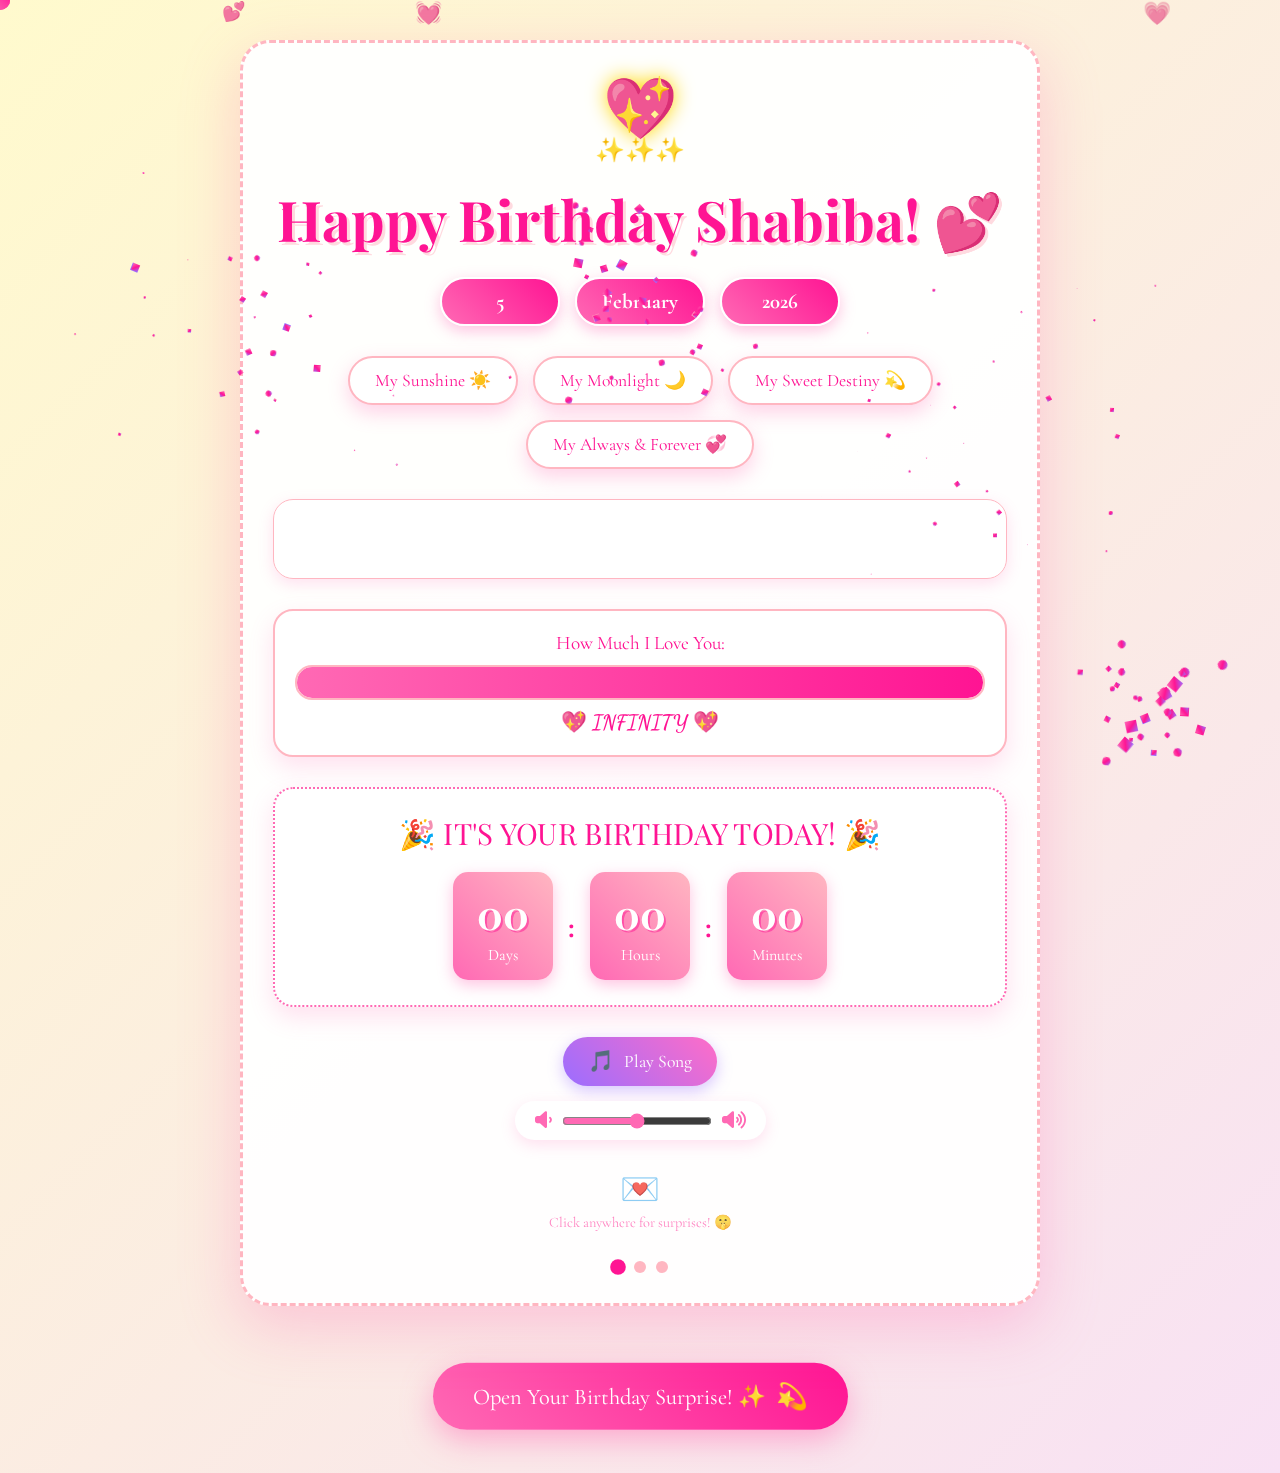
<file: index.html>
<!DOCTYPE html>
<html lang="en">
<head>
    <meta charset="UTF-8">
    <meta name="viewport" content="width=device-width, initial-scale=1.0">
    <title>Happy Birthday Shabiba! 💖</title>
    <script src="https://cdnjs.cloudflare.com/ajax/libs/gsap/3.12.2/gsap.min.js"></script>
    <link rel="stylesheet" href="style.css">
    <link href="https://fonts.googleapis.com/css2?family=Dancing+Script:wght@700&family=Playfair+Display:wght@400;500;600&family=Cormorant+Garamond:wght@300;400;500&family=Quicksand:wght@500&display=swap" rel="stylesheet">
    <link rel="stylesheet" href="https://cdnjs.cloudflare.com/ajax/libs/font-awesome/6.4.0/css/all.min.css">
</head>
<body>
    <!-- Floating Hearts Background -->
    <div class="background-hearts"></div>
    
    <!-- Cursor Trail -->
    <div class="cursor-trail"></div>
    
    <!-- Main Container -->
    <div class="container">
        <!-- Princess Crown -->
        <div class="princess-crown">
            <div class="crown-icon">💖</div>
            <div class="sparkles">✨✨✨</div>
        </div>
        
        <!-- Main Title -->
        <h1 class="main-title">Happy Birthday Shabiba! 💕</h1>
        
        <!-- Date Banner -->
        <div class="date-banner">
            <div class="date-item">5</div>
            <div class="date-item">February</div>
            <div class="date-item">2026</div>
        </div>
        
        <!-- Nickname Cloud -->
        <div class="nickname-cloud">
            <div class="cloud-bubble">My Sunshine ☀️</div>
            <div class="cloud-bubble">My Moonlight 🌙</div>
            <div class="cloud-bubble">My Sweet Destiny 💫</div>
            <div class="cloud-bubble">My Always & Forever 💞</div>
        </div>
        
        <!-- Greeting Text -->
        <div class="greeting" id="greetingText"></div>
        
        <!-- Love Meter -->
        <div class="love-meter">
            <div class="meter-label">How Much I Love You:</div>
            <div class="meter-container">
                <div class="meter-fill" id="loveMeter"></div>
            </div>
            <div class="meter-text" id="loveText">💖 INFINITY 💖</div>
        </div>
        
        <!-- Birthday Countdown -->
        <div class="countdown-container">
            <div class="countdown-title" id="countdownTitle">Counting down to the best day:</div>
            <div class="countdown-timer">
                <div class="time-unit">
                    <div class="time-value" id="countdownDays">00</div>
                    <div class="time-label">Days</div>
                </div>
                <div class="time-separator">:</div>
                <div class="time-unit">
                    <div class="time-value" id="countdownHours">00</div>
                    <div class="time-label">Hours</div>
                </div>
                <div class="time-separator">:</div>
                <div class="time-unit">
                    <div class="time-value" id="countdownMinutes">00</div>
                    <div class="time-label">Minutes</div>
                </div>
            </div>
        </div>
        
        
        
        <!-- Music Player -->
        <div class="music-player">
            <button id="musicToggle" class="music-button">
                <span class="music-icon">🎵</span>
                <span class="music-text">Play Song</span>
            </button>
            <div class="volume-control">
                <i class="fas fa-volume-down"></i>
                <input type="range" id="volumeSlider" min="0" max="100" value="50">
                <i class="fas fa-volume-up"></i>
            </div>
        </div>
        
        <!-- Secret Message -->
        <div class="secret-note">
            <div class="note-icon">💌</div>
            <p class="note-text">Click anywhere for surprises! 🤫</p>
        </div>
        
        <!-- Progress Indicator -->
        <div class="progress-indicator">
            <div class="progress-dot active"></div>
            <div class="progress-dot"></div>
            <div class="progress-dot"></div>
        </div>
    </div>

    <!-- Confetti Container -->
    <div class="confetti-container"></div>

    <!-- Audio Element -->
    <audio id="birthdayAudio" loop>
        <source src="music/birthday-song.mp3" type="audio/mpeg">
        Your browser does not support the audio element.
    </audio>
    
    <!-- Action Button -->
        <button class="cta-button" id="surpriseButton">
            <span class="button-text">Open Your Birthday Surprise! ✨</span>
            <span class="button-sparkle">💫</span>
        </button>

    <script src="script.js"></script>
</body>
</html>
</file>
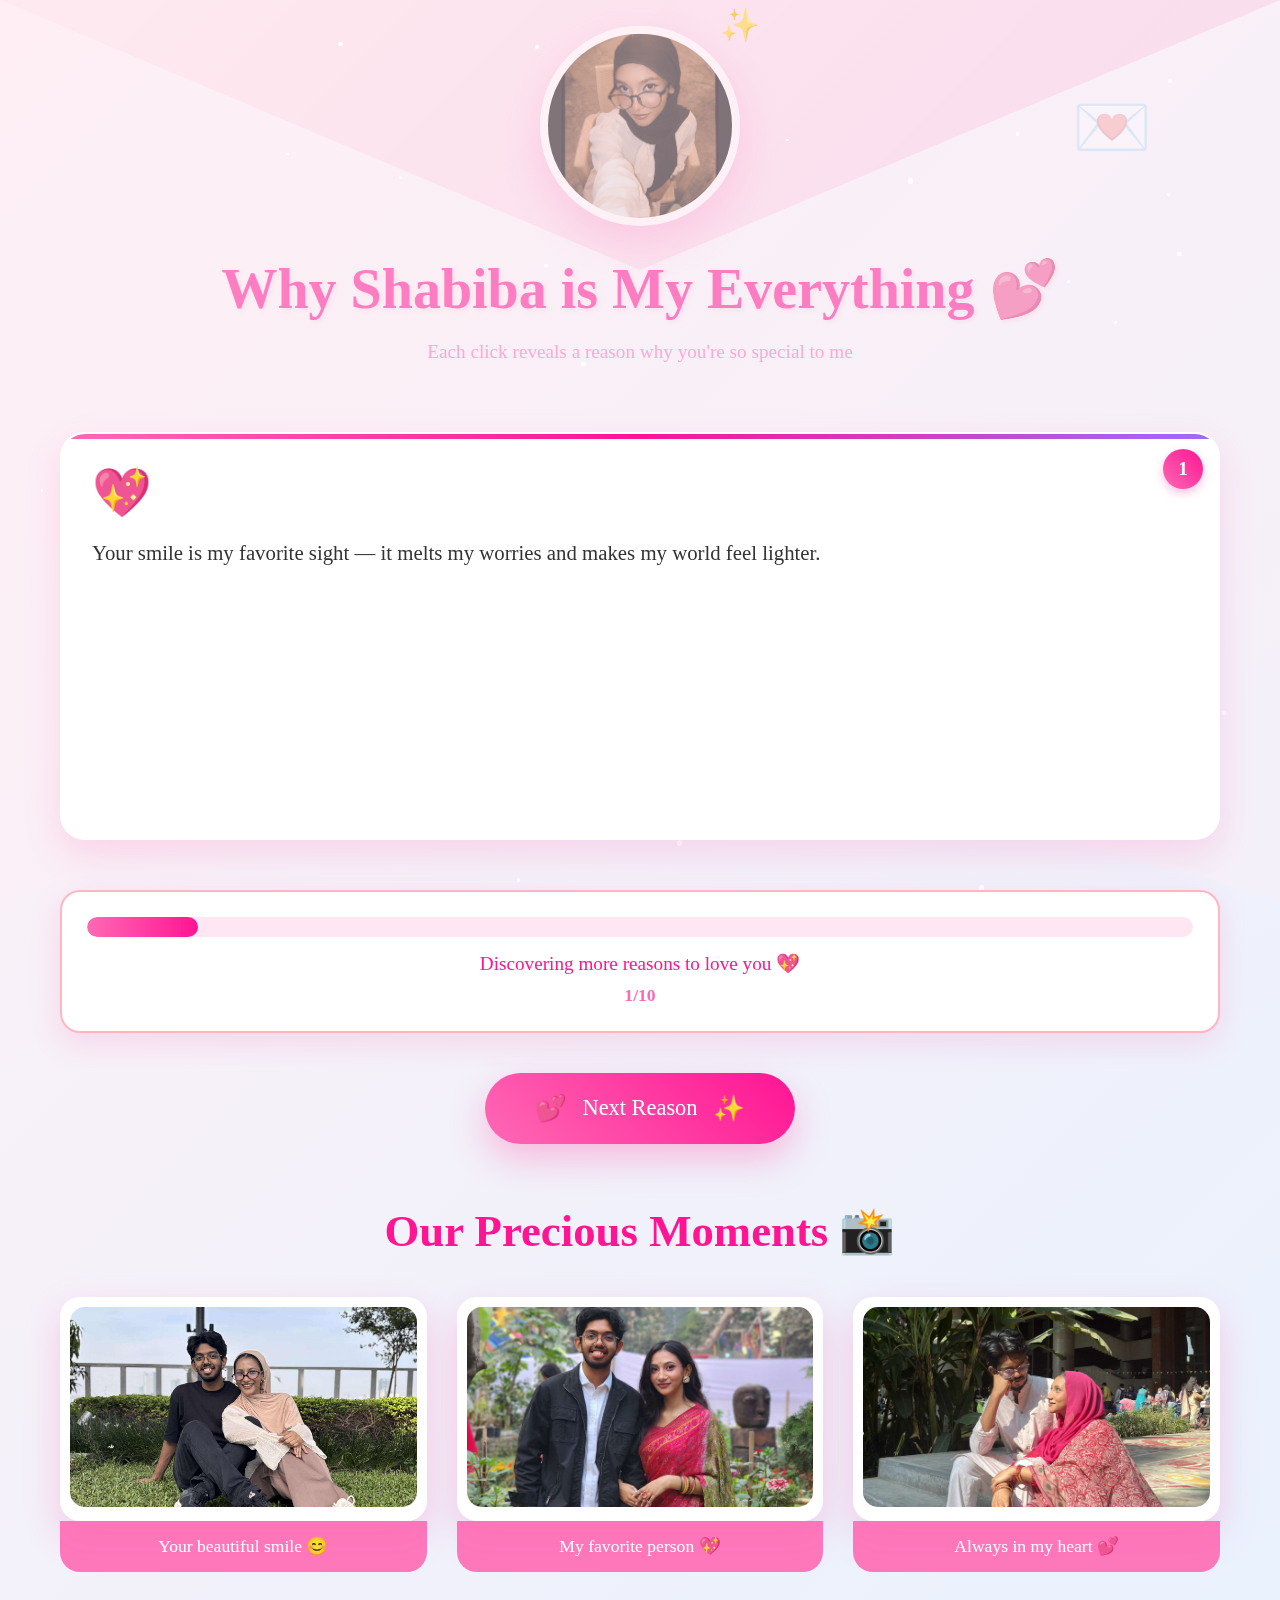
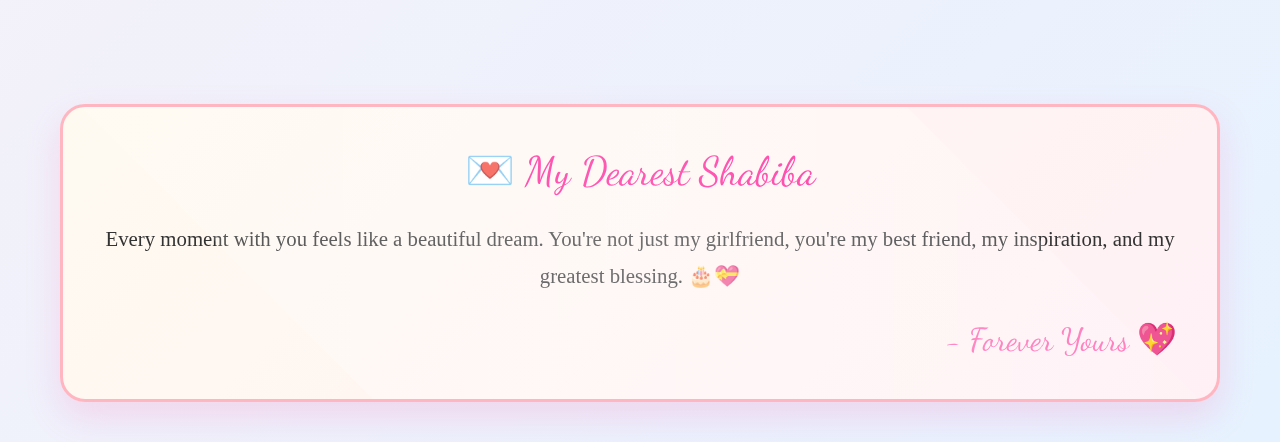
<file: cause.html>
<!DOCTYPE html>
<html lang="en">
<head>
    <meta charset="UTF-8">
    <meta name="viewport" content="width=device-width, initial-scale=1.0">
    <title>Why I Love Shabiba 💖</title>
    <script src="https://cdnjs.cloudflare.com/ajax/libs/gsap/3.12.2/gsap.min.js"></script>
    <link rel="stylesheet" href="cause.css">
    <link href="https://fonts.googleapis.com/css2?family=Dancing+Script:wght@700&family=Comic+Neue:wght@700&family=Bubblegum+Sans&family=Quicksand:wght@500&display=swap" rel="stylesheet">
</head>
<body>
    <!-- Envelope Background -->
    <div class="envelope-bg">
        <div class="envelope-flap"></div>
        <div class="envelope-heart">💌</div>
    </div>
    
    <!-- Star Container -->
    <div class="star-container"></div>
    
    <div class="container">
        <!-- Header with Photo -->
        <div class="header-section">
            <div class="photo-frame">
                <div class="photo-inner">
                    <img src="photos/3.jpg" alt="Beautiful Shabiba" class="header-photo">
                </div>
                <div class="photo-decoration">✨</div>
            </div>
            <h1>Why Shabiba is My Everything 💕</h1>
            <p class="subtitle">Each click reveals a reason why you're so special to me</p>
        </div>
        
        <!-- Reasons Container -->
        <div id="reasons-container" class="reasons-grid"></div>
        
        <!-- Progress -->
        <div class="progress-container">
            <div class="progress-bar">
                <div class="progress-fill" id="progressFill"></div>
            </div>
            <div class="progress-text" id="progressText">Click to discover reasons 💖</div>
            <div class="counter" id="reasonCounter">0/10</div>
        </div>
        
        <!-- Action Button -->
        <button class="shuffle-button" id="shuffleButton">
            <span class="button-content">
                <span class="heart-icon">💕</span>
                <span class="button-label">Next Reason</span>
                <span class="sparkle">✨</span>
            </span>
        </button>
        
        <!-- Photo Gallery -->
        <div class="gallery-section">
            <h2>Our Precious Moments 📸</h2>
            <div class="gallery-grid">
                <div class="gallery-item">
                    <div class="gallery-frame">
                        <img src="photos/5.jpg" alt="Memory 1">
                        <div class="gallery-overlay">Your beautiful smile 😊</div>
                    </div>
                </div>
                <div class="gallery-item">
                    <div class="gallery-frame">
                        <img src="photos/shabiba3.jpg" alt="Memory 2">
                        <div class="gallery-overlay">My favorite person 💖</div>
                    </div>
                </div>
                <div class="gallery-item">
                    <div class="gallery-frame">
                        <img src="photos/shabiba4.jpg" alt="Memory 3">
                        <div class="gallery-overlay">Always in my heart 💕</div>
                    </div>
                </div>
            </div>
        </div>
        
        <!-- Continue Button -->
        <button class="continue-button" id="continueButton">
            Continue to Our Memories
            <span class="arrow">→</span>
        </button>
        
        <!-- Love Letter -->
        <div class="love-letter">
            <div class="letter-header">💌 My Dearest Shabiba</div>
            <div class="letter-content">
                Every moment with you feels like a beautiful dream. 
                You're not just my girlfriend, you're my best friend, my inspiration, 
                and my greatest blessing. 🎂💝
            </div>
            <div class="letter-signature">- Forever Yours 💖</div>
        </div>
    </div>
    
    <script src="cause.js"></script>
</body>
</html>
</file>
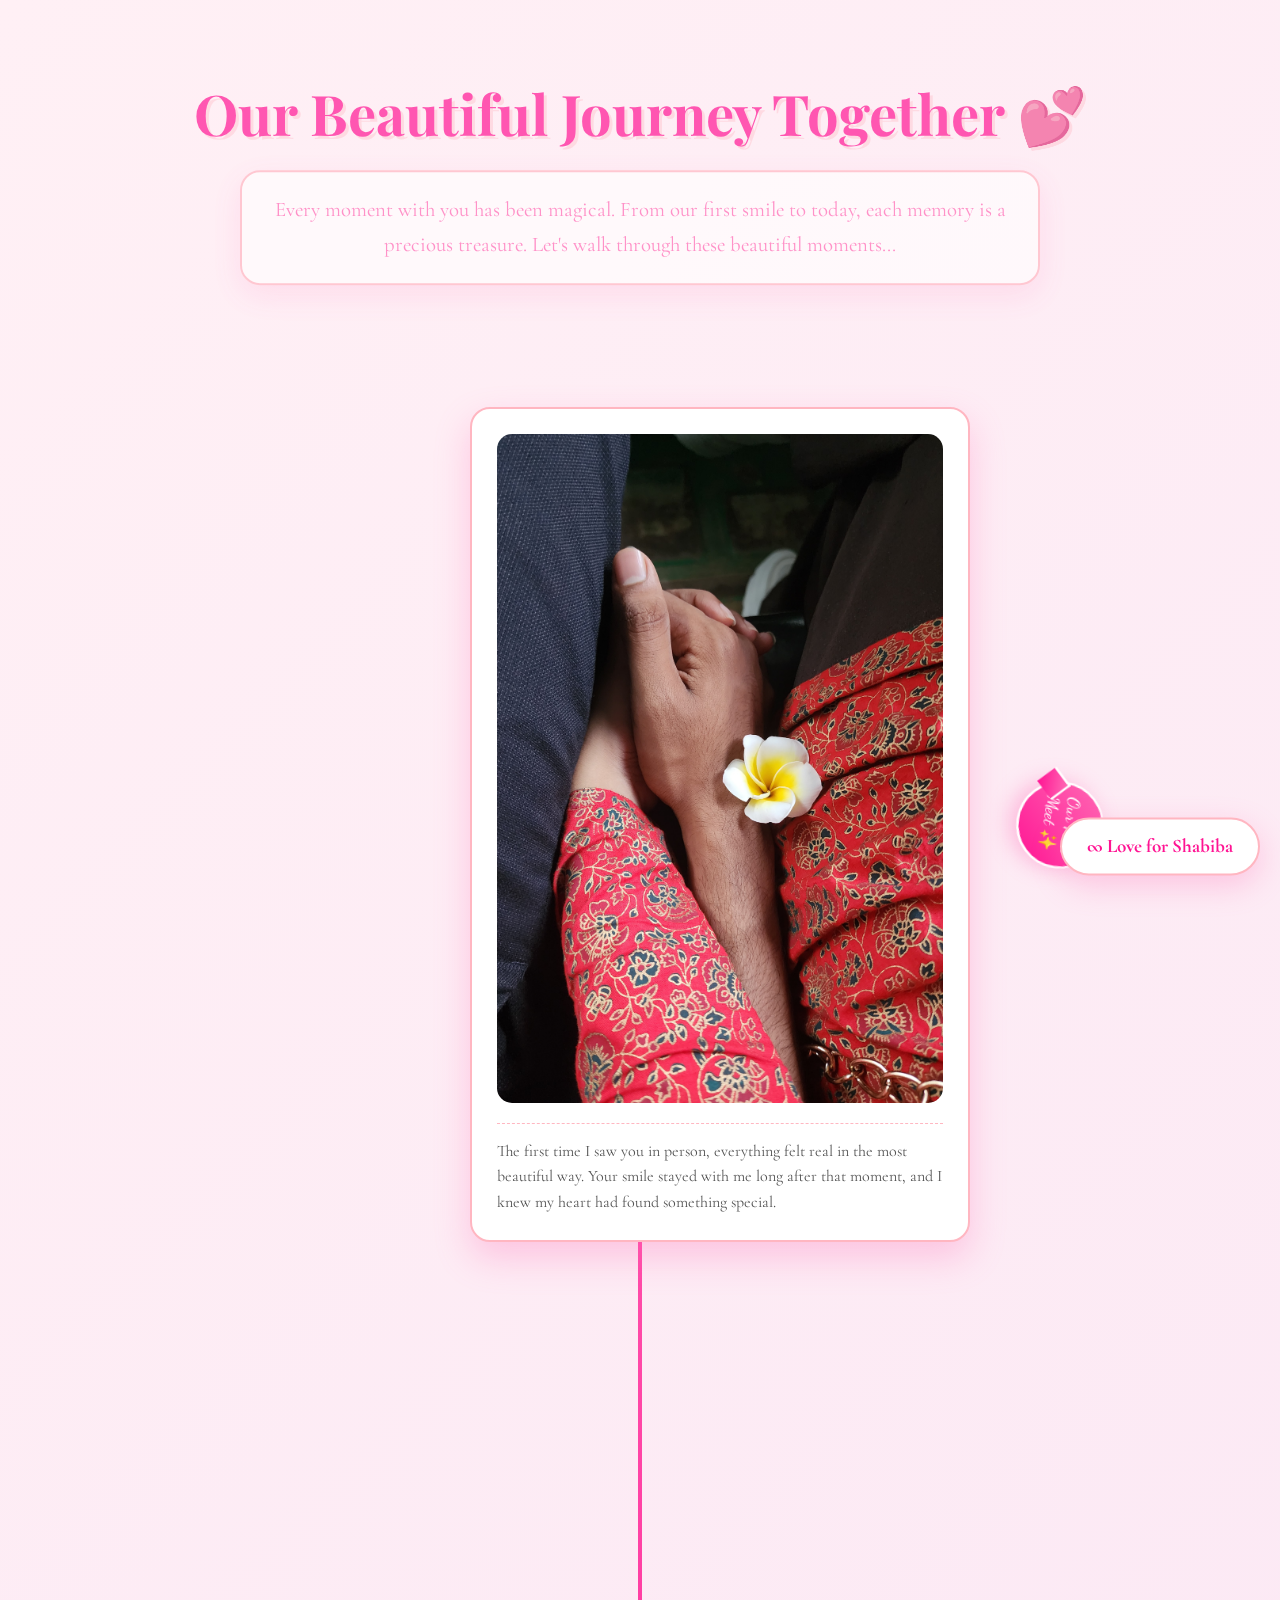
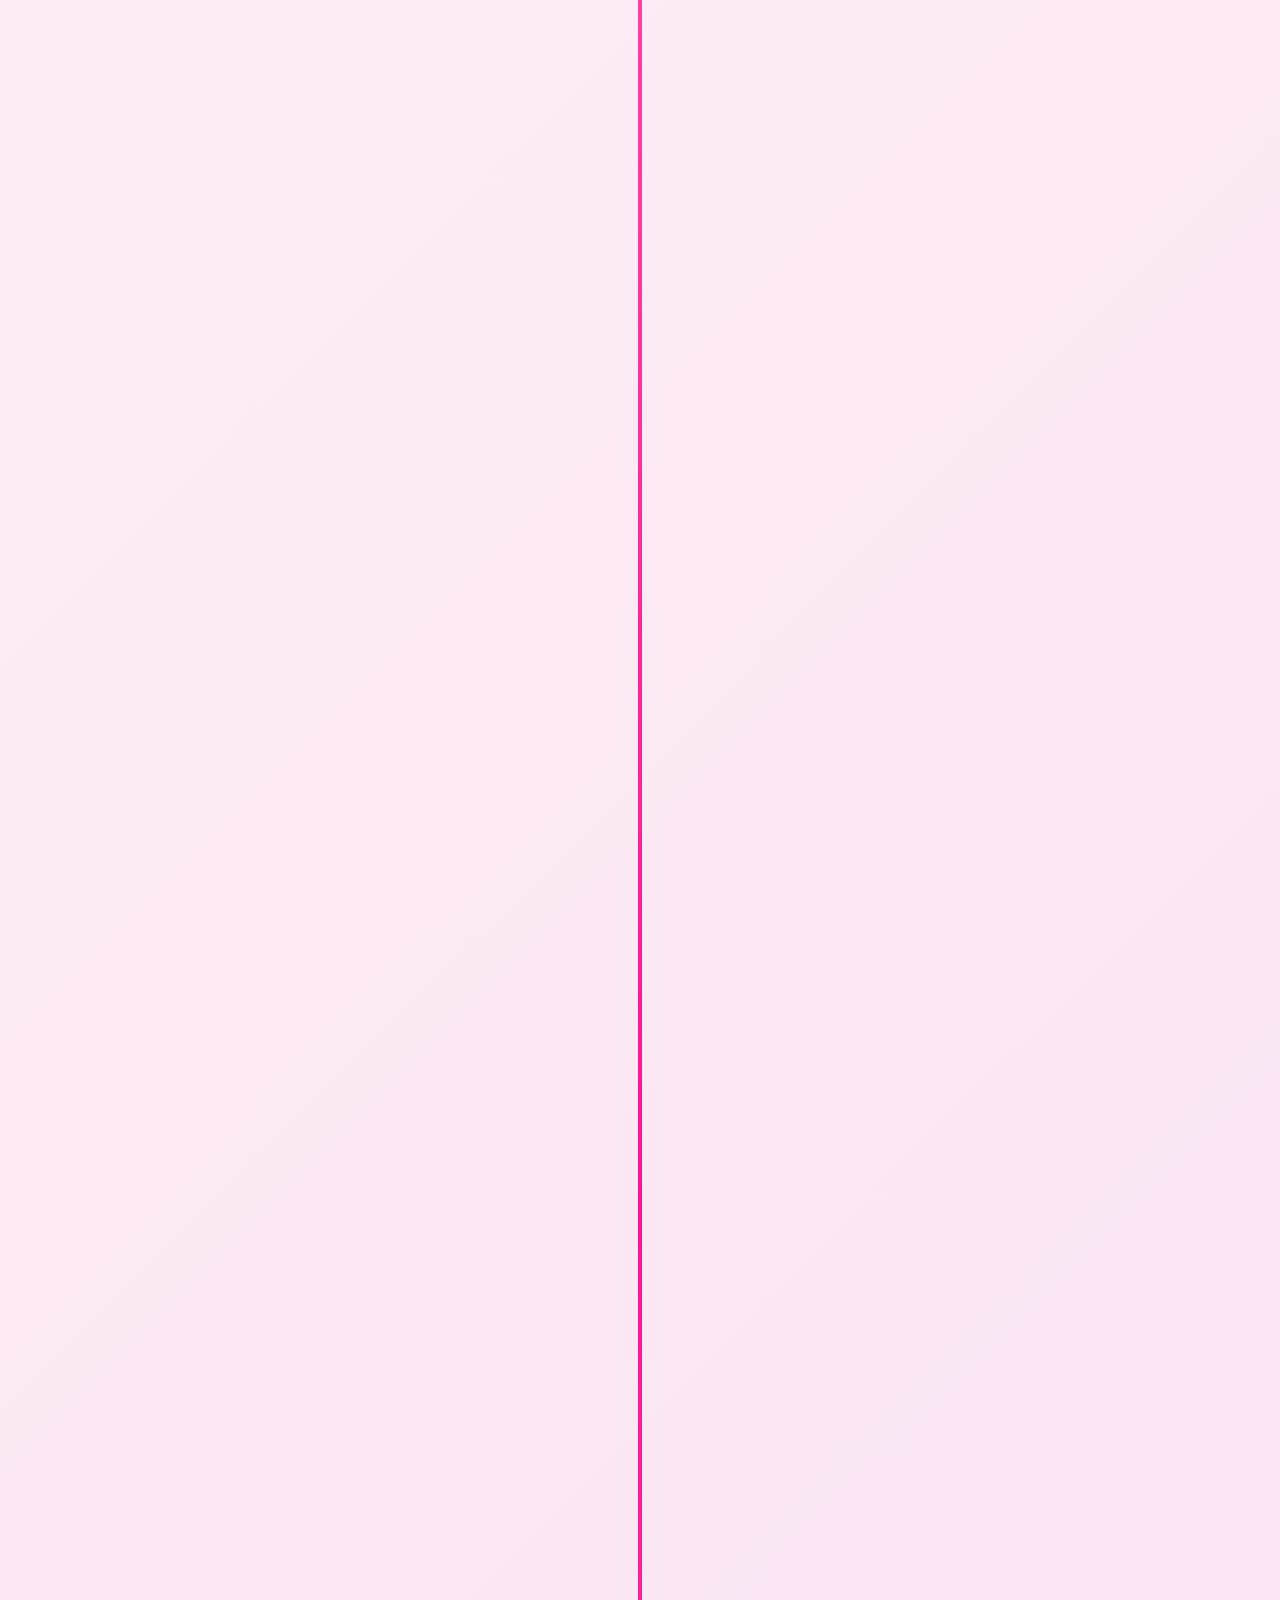
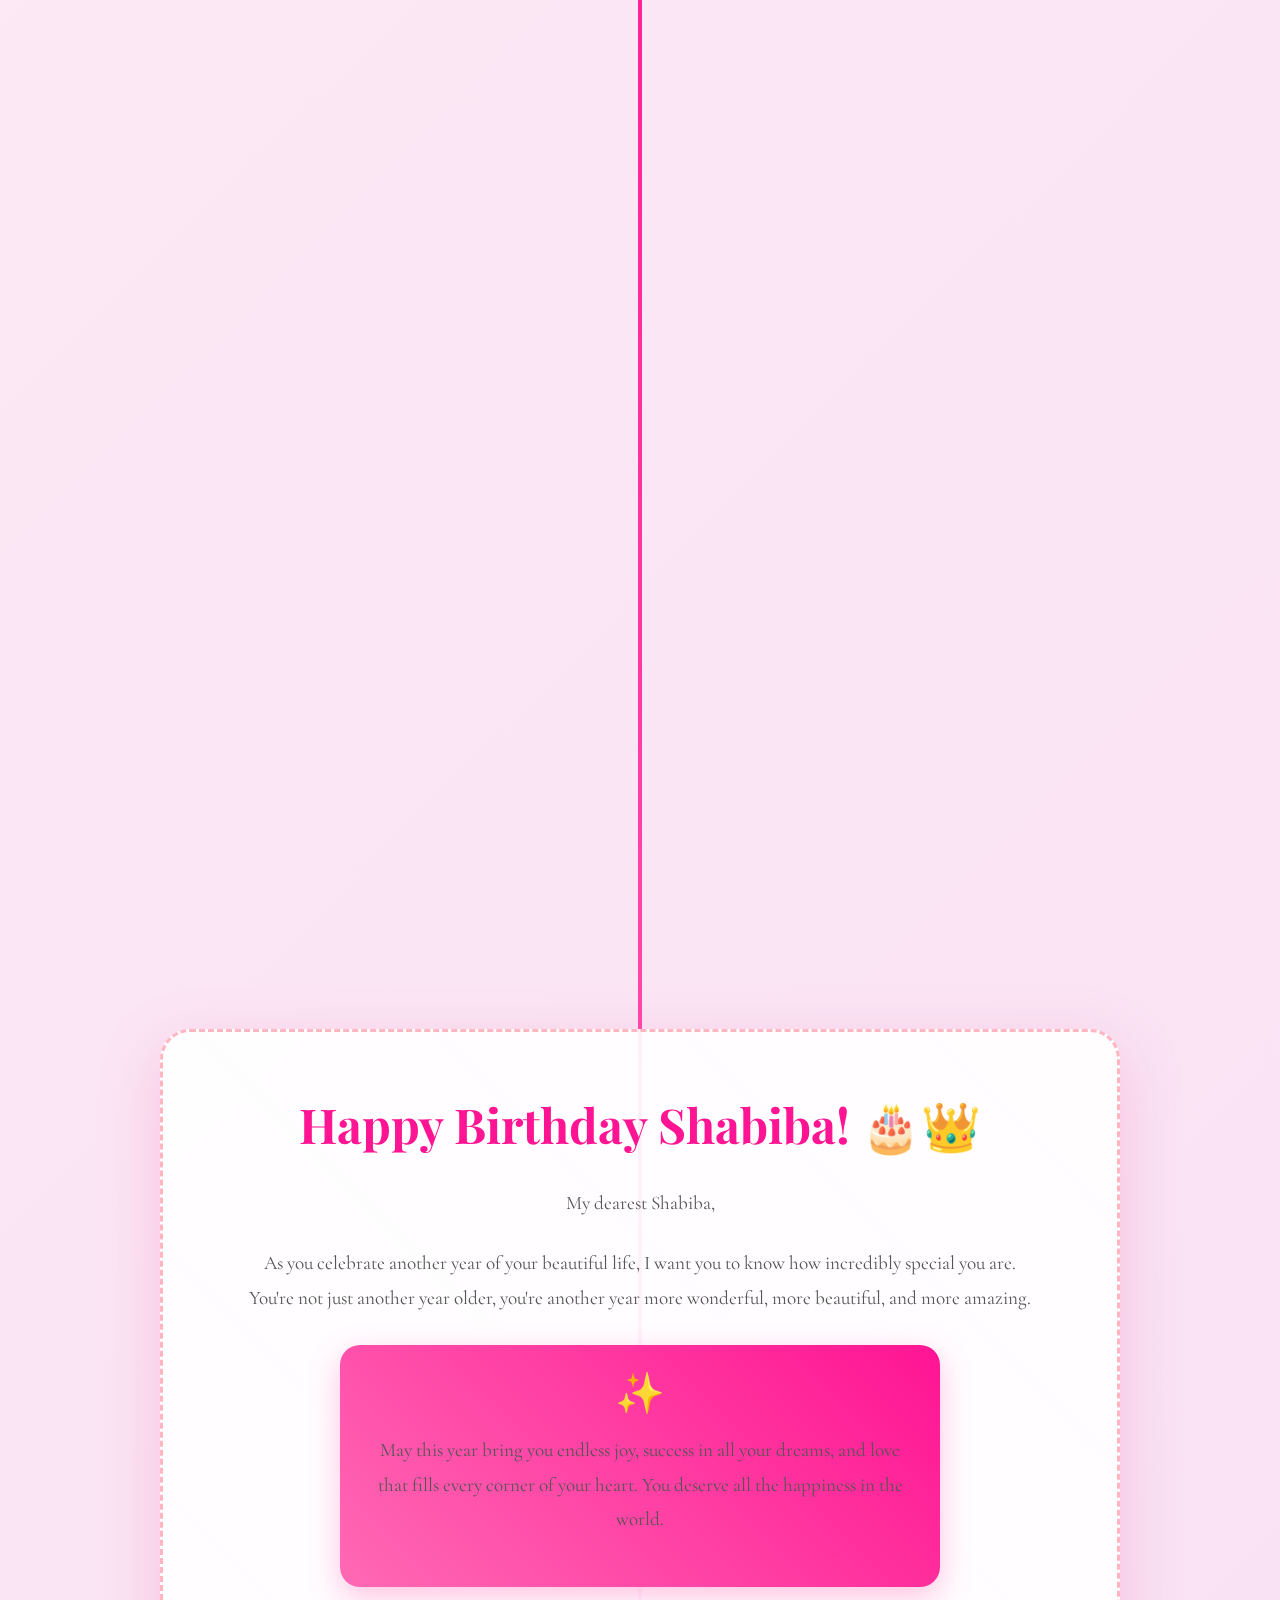
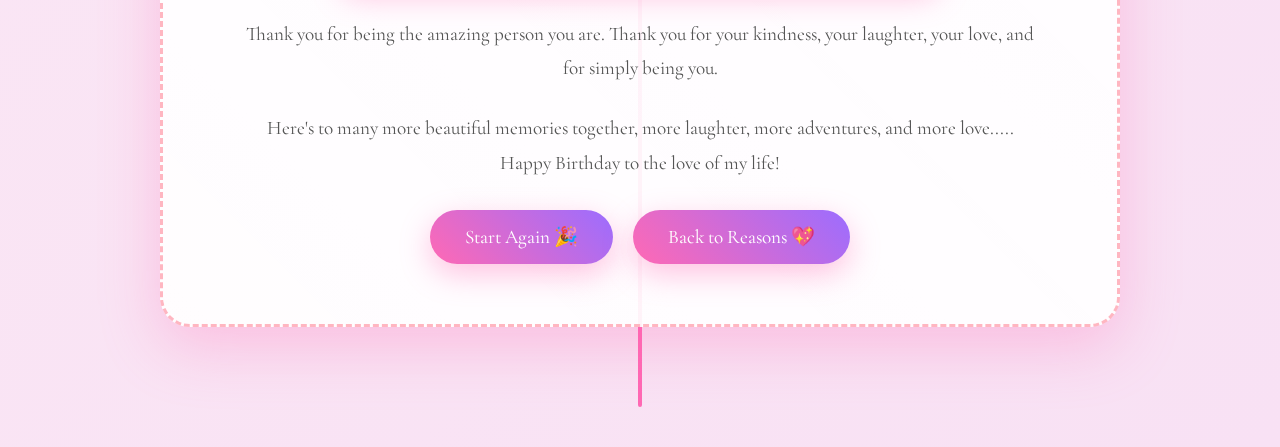
<file: last.html>
<!DOCTYPE html>
<html lang="en">
<head>
    <meta charset="UTF-8">
    <meta name="viewport" content="width=device-width, initial-scale=1.0">
    <title>Our Beautiful Memories | Shabiba 💕</title>
    <script src="https://cdnjs.cloudflare.com/ajax/libs/gsap/3.12.2/gsap.min.js"></script>
    <link href="https://fonts.googleapis.com/css2?family=Dancing+Script:wght@700&family=Playfair+Display:wght@400;500;600&family=Cormorant+Garamond:wght@300;400;500&family=Quicksand:wght@500&display=swap" rel="stylesheet">
    <style>
        * {
            margin: 0;
            padding: 0;
            box-sizing: border-box;
        }

        body {
            min-height: 100vh;
            background: linear-gradient(135deg,
                    #fff0f5 0%,
                    #f8e1f4 25%,
                    #ffe6ff 50%,
                    #e6f2ff 75%,
                    #fff0f5 100%);
            background-size: 400% 400%;
            animation: gradientFlow 20s ease infinite;
            font-family: 'Cormorant Garamond', serif; /* Updated font */
            overflow-x: hidden;
            color: #333;
            padding: 20px;
        }

        @keyframes gradientFlow {
            0% { background-position: 0% 50%; }
            50% { background-position: 100% 50%; }
            100% { background-position: 0% 50%; }
        }

        /* Sparkles */
        .sparkle {
            position: fixed;
            width: 4px;
            height: 4px;
            background: white;
            border-radius: 50%;
            animation: twinkle var(--duration, 3s) ease-in-out infinite;
            opacity: 0;
            box-shadow: 0 0 10px white;
            pointer-events: none;
            z-index: 1;
        }

        @keyframes twinkle {
            0%, 100% { opacity: 0; transform: scale(0.5); }
            50% { opacity: 0.8; transform: scale(1); }
        }

        /* Floating Hearts */
        .floating-heart {
            position: fixed;
            font-size: 1.5rem;
            color: rgba(255, 105, 180, 0.6);
            animation: floatHeart 8s ease-in-out infinite;
            pointer-events: none;
            z-index: 2;
        }

        @keyframes floatHeart {
            0% { transform: translateY(100vh) rotate(0deg) scale(0.5); opacity: 0; }
            10% { opacity: 1; transform: scale(1); }
            90% { opacity: 1; }
            100% { transform: translateY(-100vh) rotate(360deg) scale(0.5); opacity: 0; }
        }

        /* Container */
        .container {
            max-width: 1200px;
            margin: 0 auto;
            position: relative;
            z-index: 3;
        }

        /* Welcome */
        .welcome {
            text-align: center;
            padding: 40px 20px;
            margin-bottom: 40px;
        }

        .welcome h1 {
            font-family: 'Playfair Display', serif; /* Updated font */
            font-size: 3.5rem;
            color: #ff1493;
            text-shadow: 3px 3px 0px rgba(255, 182, 193, 0.5);
            margin-bottom: 20px;
            animation: titleFloat 3s ease-in-out infinite;
        }

        .welcome p {
            font-size: 1.3rem;
            max-width: 800px;
            margin: 0 auto;
            line-height: 1.7;
            color: #ff69b4;
            background: rgba(255, 255, 255, 0.9);
            padding: 20px;
            border-radius: 20px;
            box-shadow: 0 10px 30px rgba(255, 105, 180, 0.2);
            border: 2px solid #ffb6c1;
        }

        /* Modern Timeline Design */
        .modern-timeline {
            max-width: 1000px;
            margin: 60px auto;
            padding: 40px 20px;
            position: relative;
        }

        /* Center line */
        .timeline-center-line {
            position: absolute;
            left: 50%;
            transform: translateX(-50%);
            width: 4px;
            height: 100%;
            background: linear-gradient(to bottom, #ff69b4, #ff1493, #ff69b4);
            border-radius: 2px;
        }

        /* Timeline items arranged in a zigzag pattern */
        .timeline-item {
            display: flex;
            margin-bottom: 60px;
            opacity: 0;
            transform: translateY(30px);
        }

        .timeline-item:nth-child(odd) {
            flex-direction: row;
        }

        .timeline-item:nth-child(even) {
            flex-direction: row-reverse;
        }

        /* Date bubbles */
        .timeline-date {
            flex: 0 0 120px;
            display: flex;
            align-items: center;
            justify-content: center;
            z-index: 2;
        }

        .date-bubble {
            width: 120px;
            height: 120px;
            background: linear-gradient(135deg, #ff69b4, #ff1493);
            border-radius: 50%;
            display: flex;
            flex-direction: column;
            align-items: center;
            justify-content: center;
            color: white;
            font-family: 'Dancing Script', cursive; /* Keep cursive for dates */
            font-size: 1.5rem;
            padding: 15px;
            text-align: center;
            box-shadow: 0 10px 30px rgba(255, 105, 180, 0.4);
            border: 3px solid white;
            position: relative;
        }

        .date-bubble::before {
            content: '';
            position: absolute;
            width: 30px;
            height: 30px;
            background: inherit;
            transform: rotate(45deg);
            top: 50%;
            border: 3px solid white;
        }

        .timeline-item:nth-child(odd) .date-bubble::before {
            right: -15px;
            border-left: none;
            border-bottom: none;
        }

        .timeline-item:nth-child(even) .date-bubble::before {
            left: -15px;
            border-right: none;
            border-bottom: none;
        }

        /* Content area */
        .timeline-content {
    flex: 1;
    margin: 0 30px;
    background: white;
    border-radius: 20px;
    padding: 25px;
    box-shadow: 0 15px 35px rgba(255, 105, 180, 0.3);
    border: 2px solid #ffb6c1;
    transition: all 0.3s ease;
    min-height: 300px;
    display: flex;
    flex-direction: column;
    max-width: 500px; /* Added this line to limit width */
}

        .timeline-content:hover {
            transform: translateY(-5px);
            box-shadow: 0 20px 40px rgba(255, 105, 180, 0.4);
        }

        /* Image container with 3:2 aspect ratio */
.timeline-image-container {
    width: 100%;
    aspect-ratio: 2/3; /* Changed from 3/2 to 2/3 */
    border-radius: 15px;
    overflow: hidden;
    margin-bottom: 20px;
    position: relative;
    background: linear-gradient(45deg, #ffe6f2, #f0f8ff);
}

        .timeline-image {
            width: 100%;
            height: 100%;
            object-fit: cover;
            transition: transform 0.5s ease;
        }

        .timeline-content:hover .timeline-image {
            transform: scale(1.05);
        }

        .memory-caption {
            font-size: 1rem;
            line-height: 1.6;
            color: #555;
            margin-top: auto;
            padding-top: 15px;
            border-top: 1px dashed #ffb6c1;
        }

        /* Photo Grid */
        .photo-grid {
            display: grid;
            grid-template-columns: repeat(auto-fit, minmax(250px, 1fr));
            gap: 25px;
            margin: 60px 0;
        }

        .photo-item {
            position: relative;
            border-radius: 20px;
            overflow: hidden;
            box-shadow: 0 15px 35px rgba(255, 105, 180, 0.3);
            transition: all 0.3s ease;
            opacity: 0;
            transform: translateY(30px);
            aspect-ratio: 3/2;
        }

        .photo-item.show {
            opacity: 1;
            transform: translateY(0);
        }

        .photo-item:hover {
            transform: translateY(-10px) scale(1.02);
            box-shadow: 0 25px 50px rgba(255, 105, 180, 0.4);
        }

        .photo-item img {
            width: 100%;
            height: 100%;
            object-fit: cover;
            transition: transform 0.5s ease;
        }

        .photo-item:hover img {
            transform: scale(1.1);
        }

        .photo-overlay {
            position: absolute;
            bottom: 0;
            left: 0;
            right: 0;
            background: linear-gradient(transparent, rgba(255, 105, 180, 0.9));
            color: white;
            padding: 20px;
            transform: translateY(100%);
            transition: transform 0.3s ease;
        }

        .photo-item:hover .photo-overlay {
            transform: translateY(0);
        }

        /* Final Message */
        .final-message {
            text-align: center;
            padding: 60px 20px;
            background: rgba(255, 255, 255, 0.9);
            border-radius: 30px;
            margin-top: 60px;
            position: relative;
            overflow: hidden;
            box-shadow: 0 20px 60px rgba(255, 105, 180, 0.3);
            border: 3px dashed #ffb6c1;
        }

        .final-message::before {
            content: '';
            position: absolute;
            top: -50%;
            left: -50%;
            width: 200%;
            height: 200%;
            background: linear-gradient(45deg, transparent, rgba(255, 255, 255, 0.3), transparent);
            animation: messageShine 4s infinite linear;
        }

        .final-message h2 {
            font-family: 'Playfair Display', serif; /* Updated font */
            font-size: 3rem;
            color: #ff1493;
            margin-bottom: 30px;
            animation: heartbeat 2s ease-in-out infinite;
            position: relative;
            z-index: 1;
        }

        @keyframes heartbeat {
            0%, 100% { transform: scale(1); }
            50% { transform: scale(1.1); }
        }

        .final-message p {
            font-size: 1.2rem;
            line-height: 1.8;
            color: #555;
            max-width: 800px;
            margin: 0 auto 25px;
            position: relative;
            z-index: 1;
        }

        /* Birthday Wish */
        .birthday-wish {
            background: linear-gradient(45deg, #ff69b4, #ff1493);
            color: white;
            padding: 25px;
            border-radius: 20px;
            margin: 30px auto;
            max-width: 600px;
            box-shadow: 0 10px 30px rgba(255, 105, 180, 0.4);
            position: relative;
            z-index: 1;
        }

        .wish-icon {
            font-size: 2.5rem;
            margin-bottom: 15px;
            animation: bounce 2s ease-in-out infinite;
        }

        @keyframes bounce {
            0%, 100% { transform: translateY(0); }
            50% { transform: translateY(-8px); }
        }

        /* Buttons */
        .action-buttons {
            display: flex;
            justify-content: center;
            gap: 20px;
            margin-top: 30px;
            flex-wrap: wrap;
        }

        .nav-button {
            display: inline-block;
            padding: 15px 35px;
            font-size: 1.2rem;
            background: linear-gradient(45deg, #ff69b4, #9b6dff);
            color: white;
            border: none;
            border-radius: 50px;
            cursor: pointer;
            text-decoration: none;
            transition: all 0.3s ease;
            box-shadow: 0 10px 30px rgba(255, 105, 180, 0.4);
            font-family: 'Cormorant Garamond', serif; /* Updated font */
            position: relative;
            overflow: hidden;
            z-index: 1;
        }

        .nav-button:hover {
            transform: translateY(-5px) scale(1.05);
            box-shadow: 0 15px 40px rgba(255, 105, 180, 0.6);
        }

        .nav-button::before {
            content: '';
            position: absolute;
            top: 0;
            left: -100%;
            width: 100%;
            height: 100%;
            background: linear-gradient(90deg, transparent, rgba(255, 255, 255, 0.3), transparent);
            transition: 0.5s;
        }

        .nav-button:hover::before {
            left: 100%;
        }

        /* Love Counter */
        .love-counter {
            position: fixed;
            bottom: 20px;
            right: 20px;
            background: white;
            padding: 15px 25px;
            border-radius: 50px;
            box-shadow: 0 10px 30px rgba(255, 105, 180, 0.3);
            border: 2px solid #ffb6c1;
            z-index: 100;
            animation: counterPulse 3s ease-in-out infinite;
        }

        .counter-text {
            font-size: 1.2rem;
            font-weight: bold;
            color: #ff1493;
            font-family: 'Cormorant Garamond', serif; /* Updated font */
        }

        /* Animations */
        @keyframes titleFloat {
            0%, 100% { transform: translateY(0); }
            50% { transform: translateY(-15px); }
        }

        @keyframes messageShine {
            0% { transform: translateX(-100%) rotate(45deg); }
            100% { transform: translateX(100%) rotate(45deg); }
        }

        @keyframes counterPulse {
            0%, 100% { transform: scale(1); }
            50% { transform: scale(1.05); }
        }

@media (max-width: 992px) {
    .modern-timeline {
        padding: 20px;
    }
    
    .timeline-center-line {
        left: 60px;
    }
    
    .timeline-item {
        flex-direction: row !important;
        margin-bottom: 40px;
    }
    
    .timeline-date {
        flex: 0 0 100px;
    }
    
    .date-bubble {
        width: 100px;
        height: 100px;
        font-size: 1.2rem;
    }
    
    .timeline-item:nth-child(odd) .date-bubble::before,
    .timeline-item:nth-child(even) .date-bubble::before {
        left: -15px;
        right: auto;
        border: 3px solid white;
        border-right: none;
        border-bottom: none;
    }
    
    .timeline-content {
        margin-left: 50px;
        margin-right: 0;
        max-width: 400px; /* Added for tablet */
    }
}

        @media (max-width: 768px) {
    .welcome h1 {
        font-size: 2.5rem;
    }
    
    .modern-timeline {
        margin: 30px auto;
    }
    
    .timeline-item {
        flex-direction: column !important;
        align-items: flex-start;
    }
    
    .timeline-date {
        margin-bottom: 20px;
        align-self: flex-start;
    }
    
    .date-bubble {
        width: 90px;
        height: 90px;
        font-size: 1.1rem;
    }
    
    .date-bubble::before {
        display: none;
    }
    
    .timeline-content {
        margin: 0;
        min-height: auto;
        max-width: 100%; /* Added for mobile */
    }
    
    .timeline-image-container {
        aspect-ratio: 2/3;
    }
    
    .photo-grid {
        grid-template-columns: 1fr;
    }
    
    .final-message h2 {
        font-size: 2.2rem;
    }
    
    .final-message p {
        font-size: 1.1rem;
    }
    
    .action-buttons {
        flex-direction: column;
        align-items: center;
    }
    
    .nav-button {
        width: 100%;
        max-width: 300px;
    }
}
        @media (max-width: 480px) {
            .welcome h1 {
                font-size: 2rem;
            }
            
            .welcome p {
                font-size: 1.1rem;
                padding: 15px;
            }
            
            .date-bubble {
                width: 80px;
                height: 80px;
                font-size: 1rem;
            }
            
            .timeline-content {
                padding: 15px;
            }
            
            .memory-caption {
                font-size: 0.9rem;
            }
            
            .final-message {
                padding: 40px 15px;
            }
            
            .love-counter {
                bottom: 10px;
                right: 10px;
                padding: 10px 15px;
            }
            
            .counter-text {
                font-size: 1rem;
            }
        }
    </style>
</head>
<body>
    <!-- Sparkles -->
    <div id="sparkleContainer"></div>
    
    <!-- Floating Hearts -->
    <div id="heartContainer"></div>

    <!-- Love Counter -->
    <div class="love-counter">
        <div class="counter-text">∞ Love for Shabiba</div>
    </div>

    <div class="container">
        <!-- Welcome -->
        <section class="welcome">
            <h1>Our Beautiful Journey Together 💕</h1>
            <p>Every moment with you has been magical. From our first smile to today, each memory is a precious treasure. Let's walk through these beautiful moments...</p>
        </section>

        <!-- Modern Timeline -->
        <div class="modern-timeline">
            <div class="timeline-center-line"></div>
            
            
            <!-- Memory 1 -->
<div class="timeline-item">
    <div class="timeline-date">
        <div class="date-bubble">
            Our First Meet ✨
        </div>
    </div>
    <div class="timeline-content">
        <div class="timeline-image-container">
            <img src="photos/15.jpg" alt="Our First Meet" class="timeline-image">
        </div>
        <div class="memory-caption">
            The first time I saw you in person, everything felt real in the most beautiful way. Your smile stayed with me long after that moment, and I knew my heart had found something special.
        </div>
    </div>
</div>

            
<!-- Memory 2 -->
<div class="timeline-item">
    <div class="timeline-date">
        <div class="date-bubble">
            Just to See You 🚆💖
        </div>
    </div>
    <div class="timeline-content">
        <div class="timeline-image-container">
            <img src="photos/19.jpg" alt="Travel to Khulna" class="timeline-image">
        </div>
        <div class="memory-caption">
            I traveled all the way to Khulna for one simple reason — you. Every mile felt worth it the moment I saw you, because being with you has always been my favorite destination.
        </div>
    </div>
</div>

<!-- Memory 3 -->
<div class="timeline-item">
    <div class="timeline-date">
        <div class="date-bubble">
            A Day to Remember 🌸
        </div>
    </div>
    <div class="timeline-content">
        <div class="timeline-image-container">
            <img src="photos/18.png" alt="Memorable Day" class="timeline-image">
        </div>
        <div class="memory-caption">
            One of those days that quietly stays in the heart. Nothing needed to be perfect — just being with you made it unforgettable.
        </div>
    </div>
</div>

            
<!-- Memory 4 -->
<div class="timeline-item">
    <div class="timeline-date">
        <div class="date-bubble">
            Growing Together 💖
        </div>
    </div>
    <div class="timeline-content">
        <div class="timeline-image-container">
            <img src="photos/shabiba5.jpg" alt="Growing Together" class="timeline-image">
        </div>
        <div class="memory-caption">
            With time, we’ve grown — learning, understanding, and loving each other more deeply. Walking this journey with you is something I cherish every single day.
        </div>
    </div>
</div>




        <!-- Photo Grid -->
        <div class="photo-grid">
            <div class="photo-item">
                <img src="photos/2.jpg" alt="Memory 5">
                <div class="photo-overlay">
                    Your beautiful smile makes my world complete 😊
                </div>
            </div>
            
            <div class="photo-item">
                <img src="photos/16.jpg" alt="Memory 6">
                <div class="photo-overlay">
                    Every day with you feels like a celebration 🎉
                </div>
            </div>
            
            <div class="photo-item">
                <img src="photos/17.jpg" alt="Memory 7">
                <div class="photo-overlay">
                    You're my favorite hello and hardest goodbye 💕
                </div>
            </div>
        </div>

        <!-- Final Message -->
        <section class="final-message">
            <h2>Happy Birthday Shabiba! 🎂👑</h2>
            
            <p>My dearest Shabiba,</p>
            
            <p>As you celebrate another year of your beautiful life, I want you to know how incredibly special you are. You're not just another year older, you're another year more wonderful, more beautiful, and more amazing.</p>
            
            <div class="birthday-wish">
                <div class="wish-icon">✨</div>
                <p>May this year bring you endless joy, success in all your dreams, and love that fills every corner of your heart. You deserve all the happiness in the world.</p>
            </div>
            
            <p>Thank you for being the amazing person you are. Thank you for your kindness, your laughter, your love, and for simply being you.</p>
            
            <p>Here's to many more beautiful memories together, more laughter, more adventures, and more love.....   
                  Happy Birthday to the love of my life!</p>
            
            <div class="action-buttons">
                <button class="nav-button" id="restartButton">
                    Start Again 🎉
                </button>
                <button class="nav-button" id="backButton">
                    Back to Reasons 💖
                </button>
            </div>
        </section>
    </div>

    <script>
        // Create sparkles
        function createSparkles() {
            const container = document.getElementById('sparkleContainer');
            const sparkleCount = 40;
            
            for (let i = 0; i < sparkleCount; i++) {
                const sparkle = document.createElement('div');
                sparkle.className = 'sparkle';
                sparkle.style.left = Math.random() * 100 + 'vw';
                sparkle.style.top = Math.random() * 100 + 'vh';
                sparkle.style.setProperty('--duration', Math.random() * 2 + 2 + 's');
                sparkle.style.animationDelay = Math.random() * 3 + 's';
                
                container.appendChild(sparkle);
            }
        }
        
        // Create floating hearts
        function createFloatingHearts() {
            const container = document.getElementById('heartContainer');
            const hearts = ['💖', '💕', '💗', '💓', '💞'];
            
            function addHeart() {
                const heart = document.createElement('div');
                heart.className = 'floating-heart';
                heart.innerHTML = hearts[Math.floor(Math.random() * hearts.length)];
                heart.style.left = Math.random() * 100 + 'vw';
                heart.style.top = '100vh';
                heart.style.fontSize = Math.random() * 20 + 15 + 'px';
                heart.style.opacity = '0';
                heart.style.animationDuration = Math.random() * 5 + 5 + 's';
                heart.style.animationDelay = Math.random() * 2 + 's';
                
                container.appendChild(heart);
                
                setTimeout(() => {
                    if (heart.parentNode) {
                        heart.parentNode.removeChild(heart);
                    }
                }, 10000);
            }
            
            // Initial hearts
            for (let i = 0; i < 10; i++) {
                setTimeout(addHeart, i * 500);
            }
            
            // Continue adding hearts
            setInterval(addHeart, 2000);
        }
        
        // Animate timeline items
        function animateTimeline() {
            const items = document.querySelectorAll('.timeline-item');
            
            items.forEach((item, index) => {
                setTimeout(() => {
                    gsap.to(item, {
                        opacity: 1,
                        y: 0,
                        duration: 0.8,
                        delay: index * 0.3,
                        ease: "back.out(1.7)"
                    });
                }, 500 + index * 300);
            });
        }
        
        // Animate date bubbles
        function animateDateBubbles() {
            const bubbles = document.querySelectorAll('.date-bubble');
            
            bubbles.forEach((bubble, index) => {
                setTimeout(() => {
                    gsap.from(bubble, {
                        scale: 0,
                        rotation: 360,
                        duration: 0.8,
                        delay: index * 0.2,
                        ease: "back.out(1.7)"
                    });
                }, 800 + index * 300);
            });
        }
        
        // Animate photo grid
        function animatePhotoGrid() {
            const items = document.querySelectorAll('.photo-item');
            
            items.forEach((item, index) => {
                setTimeout(() => {
                    item.classList.add('show');
                    gsap.from(item, {
                        opacity: 0,
                        y: 50,
                        duration: 0.8,
                        ease: "back.out(1.7)"
                    });
                }, 1500 + index * 200);
            });
        }
        
        // Create click hearts
        function createClickHeart(x, y) {
            const heart = document.createElement('div');
            heart.innerHTML = '💖';
            heart.style.position = 'fixed';
            heart.style.left = x + 'px';
            heart.style.top = y + 'px';
            heart.style.fontSize = '30px';
            heart.style.transform = 'translate(-50%, -50%) scale(0)';
            heart.style.zIndex = '10001';
            heart.style.pointerEvents = 'none';
            
            document.body.appendChild(heart);
            
            gsap.to(heart, {
                scale: 1,
                duration: 0.3,
                yoyo: true,
                repeat: 1,
                onComplete: () => {
                    gsap.to(heart, {
                        y: '-=100',
                        opacity: 0,
                        duration: 1,
                        onComplete: () => heart.remove()
                    });
                }
            });
        }
        
        // Initialize
        function init() {
            createSparkles();
            createFloatingHearts();
            animateTimeline();
            animateDateBubbles();
            animatePhotoGrid();
            
            // Animate love counter
            gsap.to('.love-counter', {
                y: -10,
                duration: 2,
                repeat: -1,
                yoyo: true,
                ease: "power1.inOut"
            });
            
            // Animate welcome section
            gsap.from('.welcome', {
                opacity: 0,
                y: 50,
                duration: 1,
                delay: 0.5
            });
            
            // Button events
            document.getElementById('restartButton').addEventListener('click', () => {
                const transition = document.createElement('div');
                transition.style.position = 'fixed';
                transition.style.top = '0';
                transition.style.left = '0';
                transition.style.width = '100%';
                transition.style.height = '100%';
                transition.style.background = 'linear-gradient(45deg, #ff69b4, #9b6dff)';
                transition.style.zIndex = '10000';
                transition.style.transform = 'scale(0)';
                transition.style.borderRadius = '50%';
                
                document.body.appendChild(transition);
                
                gsap.to(transition, {
                    scale: 2,
                    duration: 1,
                    ease: "power2.inOut",
                    onComplete: () => {
                        window.location.href = 'index.html';
                    }
                });
            });
            
            document.getElementById('backButton').addEventListener('click', () => {
                const transition = document.createElement('div');
                transition.style.position = 'fixed';
                transition.style.top = '0';
                transition.style.left = '0';
                transition.style.width = '100%';
                transition.style.height = '100%';
                transition.style.background = 'linear-gradient(45deg, #9b6dff, #ff69b4)';
                transition.style.zIndex = '10000';
                transition.style.transform = 'scale(0)';
                transition.style.borderRadius = '50%';
                
                document.body.appendChild(transition);
                
                gsap.to(transition, {
                    scale: 2,
                    duration: 1,
                    ease: "power2.inOut",
                    onComplete: () => {
                        window.location.href = 'cause.html';
                    }
                });
            });
            
            // Click anywhere for hearts
            document.addEventListener('click', (e) => {
                createClickHeart(e.clientX, e.clientY);
            });
            
            // Auto-scroll animations
            window.addEventListener('scroll', () => {
                const items = document.querySelectorAll('.timeline-item, .photo-item');
                
                items.forEach(item => {
                    const rect = item.getBoundingClientRect();
                    if (rect.top < window.innerHeight * 0.8 && !item.classList.contains('animated')) {
                        item.classList.add('animated');
                        gsap.to(item, {
                            opacity: 1,
                            y: 0,
                            duration: 0.8,
                            ease: "back.out(1.7)"
                        });
                    }
                });
            });
            
            // Trigger initial scroll check
            setTimeout(() => {
                window.dispatchEvent(new Event('scroll'));
            }, 1000);
        }
        
        // Start
        window.addEventListener('load', init);
    </script>
</body>
</html>
</file>
<file: cause.css>
/* cause.css - Love Reasons Page */
* {
    margin: 0;
    padding: 0;
    box-sizing: border-box;
}

body {
    min-height: 100vh;
    background: linear-gradient(-45deg, 
        #fff0f5 0%,
        #f8e1f4 25%,
        #ffe6ff 50%,
        #e6f2ff 75%,
        #fff0f5 100%
    );
    background-size: 400% 400%;
    animation: gradientFloat 20s ease infinite;
    font-family: 'Cormorant Garamond', serif; /* Updated font */
    overflow-x: hidden;
    position: relative;
}

/* Envelope Background */
.envelope-bg {
    position: fixed;
    top: 0;
    left: 0;
    width: 100%;
    height: 100%;
    background: rgba(255, 240, 245, 0.3);
    clip-path: polygon(0% 0%, 100% 0%, 100% 100%, 50% 80%, 0% 100%);
    z-index: 0;
}

.envelope-flap {
    position: absolute;
    top: 0;
    left: 0;
    width: 100%;
    height: 100%;
    background: linear-gradient(135deg, rgba(255, 182, 193, 0.1), rgba(255, 105, 180, 0.2));
    clip-path: polygon(0% 0%, 100% 0%, 50% 30%);
}

.envelope-heart {
    position: fixed;
    top: 10%;
    right: 10%;
    font-size: 4rem;
    opacity: 0.2;
    animation: float 4s ease-in-out infinite;
}

/* Stars */
.star {
    position: absolute;
    background: white;
    border-radius: 50%;
    animation: twinkle 2s ease-in-out infinite;
    z-index: 0;
}

/* Container */
.container {
    max-width: 1200px;
    margin: 0 auto;
    padding: 40px 20px;
    position: relative;
    z-index: 1;
}

/* Header Section */
.header-section {
    text-align: center;
    margin-bottom: 50px;
}

.photo-frame {
    position: relative;
    display: inline-block;
    margin-bottom: 30px;
}

.photo-inner {
    width: 200px;
    height: 200px;
    border-radius: 50%;
    overflow: hidden;
    border: 8px solid white;
    box-shadow: 0 15px 40px rgba(255, 105, 180, 0.4);
    animation: photoGlow 3s ease-in-out infinite;
}

.header-photo {
    width: 100%;
    height: 100%;
    object-fit: cover;
    transition: transform 0.5s;
}

.photo-inner:hover .header-photo {
    transform: scale(1.1);
}

.photo-decoration {
    position: absolute;
    top: -20px;
    right: -20px;
    font-size: 2rem;
    animation: spin 3s linear infinite;
}

h1 {
    font-family: 'Playfair Display', serif; /* Updated font */
    font-size: 3.5rem;
    color: #ff1493;
    margin-bottom: 15px;
    text-shadow: 2px 2px 4px rgba(255, 182, 193, 0.5);
}

.subtitle {
    font-size: 1.2rem;
    color: #ff69b4;
    max-width: 600px;
    margin: 0 auto;
    line-height: 1.6;
}

/* Reasons Grid */
.reasons-grid {
    display: grid;
    grid-template-columns: repeat(auto-fit, minmax(350px, 1fr));
    gap: 30px;
    margin-bottom: 50px;
}

.reason-card {
    background: white;
    border-radius: 25px;
    padding: 30px;
    box-shadow: 0 15px 35px rgba(255, 105, 180, 0.2);
    transition: all 0.4s cubic-bezier(0.4, 0, 0.2, 1);
    position: relative;
    overflow: hidden;
    border: 2px solid transparent;
    animation: cardFloat 3s ease-in-out infinite;
    animation-play-state: paused;
}

.reason-card:hover {
    animation-play-state: running;
    transform: translateY(-10px) scale(1.02);
    box-shadow: 0 20px 50px rgba(255, 105, 180, 0.3);
    border-color: #ffb6c1;
}

.reason-card::before {
    content: '';
    position: absolute;
    top: 0;
    left: 0;
    width: 100%;
    height: 5px;
    background: linear-gradient(90deg, #ff69b4, #ff1493, #9b6dff);
}

.reason-number {
    position: absolute;
    top: 15px;
    right: 15px;
    background: linear-gradient(45deg, #ff69b4, #ff1493);
    color: white;
    width: 40px;
    height: 40px;
    border-radius: 50%;
    display: flex;
    align-items: center;
    justify-content: center;
    font-weight: bold;
    font-size: 1.2rem;
    box-shadow: 0 4px 10px rgba(255, 105, 180, 0.4);
    font-family: 'Cormorant Garamond', serif; /* Updated font */
}

.reason-content {
    position: relative;
    z-index: 1;
}

.reason-emoji {
    font-size: 3rem;
    margin-bottom: 15px;
    display: inline-block;
    animation: emojiBounce 2s ease-in-out infinite;
}

.reason-text {
    font-size: 1.3rem;
    color: #333;
    line-height: 1.6;
    margin-bottom: 20px;
    font-family: 'Cormorant Garamond', serif; /* Updated font */
}

.reason-photo {
    width: 100%;
    height: 200px;
    border-radius: 15px;
    object-fit: cover;
    margin-top: 15px;
    opacity: 0;
    transform: scale(0.9);
    transition: all 0.5s ease;
}

.reason-card:hover .reason-photo {
    opacity: 1;
    transform: scale(1);
}

/* Progress Bar */
.progress-container {
    background: white;
    padding: 25px;
    border-radius: 20px;
    margin: 40px 0;
    box-shadow: 0 10px 30px rgba(255, 105, 180, 0.2);
    border: 2px solid #ffb6c1;
}

.progress-bar {
    height: 20px;
    background: #ffe6f2;
    border-radius: 10px;
    overflow: hidden;
    margin-bottom: 15px;
    position: relative;
}

.progress-fill {
    height: 100%;
    background: linear-gradient(90deg, #ff69b4, #ff1493);
    border-radius: 10px;
    width: 0%;
    transition: width 0.5s ease;
    position: relative;
    overflow: hidden;
}

.progress-fill::after {
    content: '';
    position: absolute;
    top: 0;
    left: -100%;
    width: 100%;
    height: 100%;
    background: linear-gradient(90deg, transparent, rgba(255, 255, 255, 0.3), transparent);
    animation: shimmer 2s infinite;
}

.progress-text {
    font-size: 1.2rem;
    color: #ff1493;
    text-align: center;
    margin-bottom: 10px;
    font-family: 'Cormorant Garamond', serif; /* Updated font */
}

.counter {
    font-size: 1.1rem;
    color: #ff69b4;
    text-align: center;
    font-weight: bold;
    font-family: 'Cormorant Garamond', serif; /* Updated font */
}

/* Buttons */
.shuffle-button {
    display: block;
    margin: 40px auto;
    background: linear-gradient(45deg, #ff69b4, #ff1493);
    border: none;
    border-radius: 50px;
    padding: 20px 50px;
    font-size: 1.4rem;
    color: white;
    cursor: pointer;
    box-shadow: 0 15px 35px rgba(255, 105, 180, 0.4);
    transition: all 0.3s ease;
    position: relative;
    overflow: hidden;
    font-family: 'Cormorant Garamond', serif; /* Updated font */
}

.shuffle-button:hover {
    transform: scale(1.05);
    box-shadow: 0 20px 40px rgba(255, 105, 180, 0.6);
}

.shuffle-button:active {
    transform: scale(0.98);
}

.button-content {
    display: flex;
    align-items: center;
    gap: 15px;
}

.heart-icon {
    font-size: 1.6rem;
    animation: heartbeat 1.5s ease-in-out infinite;
}

.sparkle {
    font-size: 1.6rem;
    animation: spin 2s linear infinite;
}

/* Gallery Section */
.gallery-section {
    margin: 60px 0;
    text-align: center;
}

.gallery-section h2 {
    font-family: 'Playfair Display', serif; /* Updated font */
    font-size: 2.8rem;
    color: #ff1493;
    margin-bottom: 40px;
}

.gallery-grid {
    display: grid;
    grid-template-columns: repeat(auto-fit, minmax(250px, 1fr));
    gap: 30px;
}

.gallery-item {
    position: relative;
}

.gallery-frame {
    background: white;
    padding: 10px;
    border-radius: 20px;
    box-shadow: 0 15px 35px rgba(255, 105, 180, 0.3);
    transition: all 0.4s ease;
    overflow: hidden;
}

.gallery-frame:hover {
    transform: translateY(-10px);
    box-shadow: 0 25px 50px rgba(255, 105, 180, 0.4);
}

.gallery-frame img {
    width: 100%;
    height: 200px;
    object-fit: cover;
    border-radius: 15px;
    transition: transform 0.5s ease;
}

.gallery-frame:hover img {
    transform: scale(1.1);
}

.gallery-overlay {
    position: absolute;
    bottom: 0;
    left: 0;
    right: 0;
    background: rgba(255, 105, 180, 0.9);
    color: white;
    padding: 15px;
    font-size: 1.1rem;
    transform: translateY(100%);
    transition: transform 0.3s ease;
    border-radius: 0 0 20px 20px;
    font-family: 'Cormorant Garamond', serif; /* Updated font */
}

.gallery-frame:hover .gallery-overlay {
    transform: translateY(0);
}

/* Continue Button */
.continue-button {
    display: block;
    margin: 50px auto;
    background: linear-gradient(45deg, #9b6dff, #ff6dc7);
    border: none;
    border-radius: 50px;
    padding: 18px 45px;
    font-size: 1.3rem;
    color: white;
    cursor: pointer;
    box-shadow: 0 15px 35px rgba(155, 109, 255, 0.4);
    transition: all 0.3s ease;
    font-family: 'Cormorant Garamond', serif; /* Updated font */
    opacity: 0;
    transform: translateY(20px);
}

.continue-button.show {
    opacity: 1;
    transform: translateY(0);
}

.continue-button:hover {
    transform: scale(1.05) translateY(-5px);
    box-shadow: 0 20px 40px rgba(155, 109, 255, 0.6);
}

.arrow {
    margin-left: 10px;
    font-size: 1.5rem;
    animation: slideRight 1.5s ease-in-out infinite;
}

/* Love Letter */
.love-letter {
    background: linear-gradient(135deg, #fffaf0, #fff0f5);
    padding: 40px;
    border-radius: 25px;
    margin-top: 60px;
    box-shadow: 0 15px 35px rgba(255, 105, 180, 0.2);
    border: 3px solid #ffb6c1;
    position: relative;
    overflow: hidden;
}

.love-letter::before {
    content: '';
    position: absolute;
    top: -50%;
    left: -50%;
    width: 200%;
    height: 200%;
    background: linear-gradient(45deg, transparent, rgba(255, 255, 255, 0.3), transparent);
    transform: rotate(45deg);
    animation: letterShine 3s infinite;
}

.letter-header {
    font-family: 'Dancing Script', cursive; /* Keep cursive for special titles */
    font-size: 2.5rem;
    color: #ff1493;
    margin-bottom: 25px;
    text-align: center;
}

.letter-content {
    font-size: 1.3rem;
    color: #333;
    line-height: 1.8;
    text-align: center;
    margin-bottom: 25px;
    font-family: 'Cormorant Garamond', serif; /* Updated font */
}

.letter-signature {
    font-family: 'Dancing Script', cursive; /* Keep cursive for signature */
    font-size: 2rem;
    color: #ff69b4;
    text-align: right;
    margin-top: 20px;
}

/* Animations */
@keyframes gradientFloat {
    0% { background-position: 0% 50%; }
    50% { background-position: 100% 50%; }
    100% { background-position: 0% 50%; }
}

@keyframes float {
    0%, 100% { transform: translateY(0) rotate(0deg); }
    50% { transform: translateY(-20px) rotate(5deg); }
}

@keyframes twinkle {
    0%, 100% { opacity: 0.2; transform: scale(1); }
    50% { opacity: 1; transform: scale(1.2); }
}

@keyframes fadeInDown {
    from {
        opacity: 0;
        transform: translateY(-30px);
    }
    to {
        opacity: 1;
        transform: translateY(0);
    }
}

@keyframes photoGlow {
    0%, 100% { box-shadow: 0 15px 40px rgba(255, 105, 180, 0.4); }
    50% { box-shadow: 0 15px 50px rgba(255, 105, 180, 0.6); }
}

@keyframes spin {
    from { transform: rotate(0deg); }
    to { transform: rotate(360deg); }
}

@keyframes cardFloat {
    0%, 100% { transform: translateY(0); }
    50% { transform: translateY(-10px); }
}

@keyframes emojiBounce {
    0%, 100% { transform: scale(1); }
    50% { transform: scale(1.2); }
}

@keyframes shimmer {
    0% { left: -100%; }
    100% { left: 100%; }
}

@keyframes heartbeat {
    0%, 100% { transform: scale(1); }
    25% { transform: scale(1.1); }
    50% { transform: scale(1); }
    75% { transform: scale(1.05); }
}

@keyframes slideRight {
    0%, 100% { transform: translateX(0); }
    50% { transform: translateX(10px); }
}

@keyframes letterShine {
    0% { transform: translateX(-100%) translateY(-100%) rotate(45deg); }
    100% { transform: translateX(100%) translateY(100%) rotate(45deg); }
}

/* Responsive Design */
@media (max-width: 768px) {
    .container {
        padding: 20px 15px;
    }
    
    h1 {
        font-size: 2.5rem;
    }
    
    .photo-inner {
        width: 150px;
        height: 150px;
    }
    
    .reasons-grid {
        grid-template-columns: 1fr;
        gap: 20px;
    }
    
    .reason-card {
        padding: 20px;
    }
    
    .reason-text {
        font-size: 1.1rem;
    }
    
    .shuffle-button {
        padding: 15px 30px;
        font-size: 1.2rem;
    }
    
    .gallery-grid {
        grid-template-columns: 1fr;
    }
    
    .love-letter {
        padding: 25px;
    }
    
    .letter-header {
        font-size: 2rem;
    }
    
    .letter-content {
        font-size: 1.1rem;
    }
}

@media (max-width: 480px) {
    h1 {
        font-size: 2rem;
    }
    
    .subtitle {
        font-size: 1rem;
    }
    
    .reason-emoji {
        font-size: 2.5rem;
    }
    
    .shuffle-button {
        width: 100%;
        padding: 15px;
    }
    
    .button-content {
        flex-direction: column;
        gap: 5px;
    }
}
</file>
<file: style.css>
/* Reset & Base Styles */
* {
    margin: 0;
    padding: 0;
    box-sizing: border-box;
    cursor: url("data:image/svg+xml,%3Csvg xmlns='http://www.w3.org/2000/svg' width='32' height='32' viewBox='0 0 32 32'%3E%3Cpath fill='%23ff69b4' d='M16 3c-4.2 0-7.6 3.4-7.6 7.6 0 3.8 5.1 11.9 6.3 13.8.3.5.9.5 1.2 0 1.2-1.9 6.3-10 6.3-13.8C23.6 6.4 20.2 3 16 3zm0 10.5c-1.6 0-2.9-1.3-2.9-2.9s1.3-2.9 2.9-2.9 2.9 1.3 2.9 2.9-1.3 2.9-2.9 2.9z'/%3E%3C/svg%3E") 16 16, auto;
}

/* Body Background */
body {
    min-height: 100vh;
    display: flex;
    flex-direction: column;
    align-items: center;
    justify-content: center;
    background: linear-gradient(-45deg, 
        #ffd1dc 0%,      /* Baby pink */
        #fff0f5 25%,     /* Lavender blush */
        #ffe4e1 50%,     /* Misty rose */
        #f8e1f4 75%,     /* Light lilac */
        #fffacd 100%     /* Lemon chiffon */
    );
    background-size: 400% 400%;
    animation: gradientBG 15s ease infinite;
    font-family: 'Cormorant Garamond', serif; /* Updated font */
    overflow-x: hidden;
    position: relative;
    padding: 20px;
    color: #333;
}

/* Gradient Animation */
@keyframes gradientBG {
    0% { background-position: 0% 50%; }
    50% { background-position: 100% 50%; }
    100% { background-position: 0% 50%; }
}

/* Background Hearts */
.background-hearts {
    position: fixed;
    top: 0;
    left: 0;
    width: 100%;
    height: 100%;
    pointer-events: none;
    z-index: 0;
    overflow: hidden;
}

/* Cursor Trail */
.cursor-trail {
    position: fixed;
    top: 0;
    left: 0;
    width: 100%;
    height: 100%;
    pointer-events: none;
    z-index: 9998;
}

.cursor-trail-dot {
    position: absolute;
    width: 20px;
    height: 20px;
    background: linear-gradient(45deg, #ff69b4, #ff1493);
    border-radius: 50%;
    pointer-events: none;
    opacity: 0.7;
}

/* Container */
.container {
    max-width: 800px;
    width: 100%;
    text-align: center;
    position: relative;
    z-index: 1;
    padding: 30px;
    background: rgba(255, 255, 255, 0.95);
    border-radius: 30px;
    box-shadow: 0 20px 60px rgba(255, 105, 180, 0.3);
    border: 3px dashed #ffb6c1;
    margin: 20px;
    animation: containerFadeIn 1s ease;
}

@keyframes containerFadeIn {
    from { opacity: 0; transform: translateY(30px); }
    to { opacity: 1; transform: translateY(0); }
}

/* Princess Crown */
.princess-crown {
    margin-bottom: 20px;
    animation: crownEntrance 1s ease;
}

@keyframes crownEntrance {
    from { transform: translateY(-50px); opacity: 0; }
    to { transform: translateY(0); opacity: 1; }
}

.crown-icon {
    font-size: 60px;
    animation: crownBounce 2s ease-in-out infinite;
    filter: drop-shadow(0 0 10px gold);
}

@keyframes crownBounce {
    0%, 100% { transform: translateY(0) rotate(-5deg); }
    50% { transform: translateY(-20px) rotate(5deg); }
}

.sparkles {
    font-size: 24px;
    margin-top: -10px;
    animation: sparkle 1.5s ease-in-out infinite;
}

@keyframes sparkle {
    0%, 100% { opacity: 1; }
    50% { opacity: 0.3; }
}

/* Main Title */
.main-title {
    font-family: 'Playfair Display', serif; /* Updated font */
    font-size: 3.5rem;
    color: #ff1493;
    margin: 20px 0;
    text-shadow: 3px 3px 0px rgba(255, 182, 193, 0.5);
    animation: titleGlow 3s ease-in-out infinite;
    line-height: 1.2;
}

@keyframes titleGlow {
    0%, 100% { text-shadow: 3px 3px 0px rgba(255, 182, 193, 0.5); }
    50% { text-shadow: 3px 3px 20px rgba(255, 182, 193, 0.8); }
}

/* Date Banner */
.date-banner {
    display: flex;
    justify-content: center;
    gap: 15px;
    margin: 25px 0;
    flex-wrap: wrap;
    animation: bannerEntrance 1s ease 0.3s both;
}

@keyframes bannerEntrance {
    from { opacity: 0; transform: scale(0.8); }
    to { opacity: 1; transform: scale(1); }
}

.date-item {
    background: linear-gradient(45deg, #ff69b4, #ff1493);
    color: white;
    padding: 10px 25px;
    border-radius: 50px;
    font-size: 1.3rem;
    font-weight: bold;
    box-shadow: 0 5px 15px rgba(255, 105, 180, 0.4);
    animation: pulse 2s ease-in-out infinite;
    border: 2px solid white;
    min-width: 120px;
    font-family: 'Cormorant Garamond', serif; /* Updated font */
}

.date-item:nth-child(1) { animation-delay: 0s; }
.date-item:nth-child(2) { animation-delay: 0.5s; }
.date-item:nth-child(3) { animation-delay: 1s; }
.date-item:nth-child(4) { animation-delay: 1.5s; }

@keyframes pulse {
    0%, 100% { transform: scale(1); }
    50% { transform: scale(1.05); }
}

/* Nickname Cloud */
.nickname-cloud {
    display: flex;
    justify-content: center;
    flex-wrap: wrap;
    gap: 15px;
    margin: 30px 0;
    position: relative;
    animation: cloudEntrance 1s ease 0.5s both;
}

@keyframes cloudEntrance {
    from { opacity: 0; transform: translateY(20px); }
    to { opacity: 1; transform: translateY(0); }
}

.cloud-bubble {
    background: white;
    padding: 12px 25px;
    border-radius: 30px;
    font-size: 1.1rem;
    color: #ff1493;
    box-shadow: 0 8px 20px rgba(255, 105, 180, 0.3);
    border: 2px solid #ffb6c1;
    animation: floatBubble 3s ease-in-out infinite;
    font-family: 'Cormorant Garamond', serif; /* Updated font */
    transition: all 0.3s ease;
}

.cloud-bubble:hover {
    transform: scale(1.05);
    box-shadow: 0 12px 25px rgba(255, 105, 180, 0.4);
}

.cloud-bubble:nth-child(1) { animation-delay: 0s; }
.cloud-bubble:nth-child(2) { animation-delay: 0.3s; }
.cloud-bubble:nth-child(3) { animation-delay: 0.6s; }
.cloud-bubble:nth-child(4) { animation-delay: 0.9s; }

@keyframes floatBubble {
    0%, 100% { transform: translateY(0); }
    50% { transform: translateY(-15px); }
}

/* Greeting */
.greeting {
    font-size: 1.4rem;
    color: #ff69b4;
    margin: 30px 0;
    min-height: 80px;
    line-height: 1.6;
    font-family: 'Cormorant Garamond', serif; /* Updated font */
    padding: 20px;
    background: rgba(255, 255, 255, 0.8);
    border-radius: 20px;
    box-shadow: 0 5px 15px rgba(255, 105, 180, 0.2);
    border: 1px solid #ffb6c1;
    position: relative;
    overflow: hidden;
}

/* Love Meter */
.love-meter {
    background: white;
    padding: 20px;
    border-radius: 20px;
    margin: 30px 0;
    box-shadow: 0 10px 25px rgba(255, 105, 180, 0.2);
    border: 2px solid #ffb6c1;
    animation: meterEntrance 1s ease 0.8s both;
}

@keyframes meterEntrance {
    from { opacity: 0; transform: translateX(-30px); }
    to { opacity: 1; transform: translateX(0); }
}

.meter-label {
    font-size: 1.2rem;
    color: #ff1493;
    margin-bottom: 10px;
    font-family: 'Cormorant Garamond', serif; /* Updated font */
}

.meter-container {
    height: 35px;
    background: #ffe6f2;
    border-radius: 17px;
    overflow: hidden;
    position: relative;
    border: 2px solid #ffb6c1;
}

.meter-fill {
    height: 100%;
    background: linear-gradient(90deg, #ff69b4, #ff1493, #ff69b4);
    background-size: 200% 200%;
    border-radius: 15px;
    width: 100%;
    animation: lovePulse 2s ease-in-out infinite, fillWidth 3s ease-in-out infinite;
}

@keyframes lovePulse {
    0%, 100% { background-position: 0% 50%; }
    50% { background-position: 100% 50%; }
}

@keyframes fillWidth {
    0%, 100% { width: 95%; }
    50% { width: 100%; }
}

.meter-text {
    font-size: 1.3rem;
    color: #ff1493;
    margin-top: 10px;
    font-weight: bold;
    animation: textGlow 2s ease-in-out infinite;
    font-family: 'Dancing Script', cursive; /* Keep cursive for special text */
}

@keyframes textGlow {
    0%, 100% { opacity: 1; }
    50% { opacity: 0.7; }
}

/* Countdown */
.countdown-container {
    background: white;
    padding: 25px;
    border-radius: 20px;
    margin: 30px 0;
    box-shadow: 0 10px 25px rgba(255, 105, 180, 0.2);
    border: 2px dotted #ff69b4;
    animation: countdownEntrance 1s ease 1s both;
}

@keyframes countdownEntrance {
    from { opacity: 0; transform: translateX(30px); }
    to { opacity: 1; transform: translateX(0); }
}

.countdown-title {
    font-size: 1.3rem;
    color: #ff1493;
    margin-bottom: 20px;
    font-family: 'Playfair Display', serif; /* Updated font */
}

.countdown-timer {
    display: flex;
    justify-content: center;
    align-items: center;
    gap: 15px;
}

.time-unit {
    background: linear-gradient(45deg, #ff69b4, #ffb6c1);
    padding: 15px;
    border-radius: 15px;
    min-width: 100px;
    box-shadow: 0 5px 15px rgba(255, 105, 180, 0.4);
    transition: all 0.3s ease;
}

.time-unit:hover {
    transform: scale(1.05);
}

.time-value {
    font-size: 2.5rem;
    font-weight: bold;
    color: white;
    text-shadow: 2px 2px 0px rgba(255, 20, 147, 0.5);
    font-family: 'Playfair Display', serif; /* Updated font */
}

.time-label {
    font-size: 1rem;
    color: white;
    margin-top: 5px;
    font-family: 'Cormorant Garamond', serif; /* Updated font */
}

.time-separator {
    font-size: 2rem;
    color: #ff1493;
    font-weight: bold;
    animation: blink 1s ease-in-out infinite;
}

@keyframes blink {
    0%, 100% { opacity: 1; }
    50% { opacity: 0.3; }
}

/* CTA Button */
.cta-button {
    background: linear-gradient(45deg, #ff69b4, #ff1493);
    border: none;
    border-radius: 50px;
    padding: 18px 40px;
    font-size: 1.4rem;
    color: white;
    cursor: pointer;
    box-shadow: 0 10px 30px rgba(255, 105, 180, 0.5);
    transition: all 0.3s ease;
    margin: 30px 0;
    position: relative;
    overflow: hidden;
    font-family: 'Cormorant Garamond', serif; /* Updated font */
    display: flex;
    align-items: center;
    justify-content: center;
    gap: 10px;
    animation: buttonEntrance 1s ease 1.2s both;
}

@keyframes buttonEntrance {
    from { opacity: 0; transform: translateY(30px); }
    to { opacity: 1; transform: translateY(0); }
}

.cta-button:hover {
    transform: scale(1.05) translateY(-5px);
    box-shadow: 0 15px 35px rgba(255, 105, 180, 0.7);
}

.cta-button:active {
    transform: scale(0.98);
}

.cta-button::before {
    content: '';
    position: absolute;
    top: 0;
    left: -100%;
    width: 100%;
    height: 100%;
    background: linear-gradient(90deg, transparent, rgba(255, 255, 255, 0.3), transparent);
    transition: 0.5s;
}

.cta-button:hover::before {
    left: 100%;
}

.button-text {
    z-index: 1;
}

.button-sparkle {
    font-size: 1.6rem;
    animation: spin 2s linear infinite;
}

@keyframes spin {
    0% { transform: rotate(0deg); }
    100% { transform: rotate(360deg); }
}

/* Music Player */
.music-player {
    margin: 20px 0;
    display: flex;
    flex-direction: column;
    align-items: center;
    gap: 15px;
    animation: musicEntrance 1s ease 1.4s both;
}

@keyframes musicEntrance {
    from { opacity: 0; transform: scale(0.9); }
    to { opacity: 1; transform: scale(1); }
}

.music-button {
    background: linear-gradient(45deg, #9b6dff, #ff6dc7);
    border: none;
    border-radius: 50px;
    padding: 12px 25px;
    font-size: 1.1rem;
    color: white;
    cursor: pointer;
    transition: all 0.3s ease;
    font-family: 'Cormorant Garamond', serif; /* Updated font */
    display: flex;
    align-items: center;
    justify-content: center;
    gap: 10px;
    box-shadow: 0 5px 15px rgba(155, 109, 255, 0.4);
}

.music-button:hover {
    transform: scale(1.05);
    box-shadow: 0 8px 20px rgba(155, 109, 255, 0.6);
}

.music-icon {
    font-size: 1.3rem;
}

.volume-control {
    display: flex;
    align-items: center;
    gap: 10px;
    background: white;
    padding: 10px 20px;
    border-radius: 30px;
    box-shadow: 0 5px 15px rgba(255, 105, 180, 0.2);
}

.volume-control i {
    color: #ff69b4;
    font-size: 1.2rem;
}

#volumeSlider {
    width: 150px;
    accent-color: #ff69b4;
}

/* Secret Note */
.secret-note {
    margin-top: 30px;
    opacity: 0.8;
    animation: fadeInOut 3s ease-in-out infinite;
    cursor: pointer;
}

@keyframes fadeInOut {
    0%, 100% { opacity: 0.6; }
    50% { opacity: 1; }
}

.note-icon {
    font-size: 2rem;
    margin-bottom: 5px;
}

.note-text {
    font-size: 0.9rem;
    color: #ff69b4;
    font-family: 'Cormorant Garamond', serif; /* Updated font */
}

/* Confetti */
.confetti-piece {
    position: fixed;
    width: 10px;
    height: 10px;
    background: linear-gradient(45deg, #ff69b4, #ff1493, #9b6dff);
    border-radius: 50%;
    pointer-events: none;
    z-index: 9997;
}

/* Progress Indicator */
.progress-indicator {
    display: flex;
    justify-content: center;
    gap: 10px;
    margin-top: 30px;
}

.progress-dot {
    width: 12px;
    height: 12px;
    border-radius: 50%;
    background: #ffb6c1;
    transition: all 0.3s ease;
}

.progress-dot.active {
    background: #ff1493;
    transform: scale(1.3);
}

/* Message Popup */
.message-popup {
    position: fixed;
    background: rgba(255, 255, 255, 0.95);
    padding: 15px 25px;
    border-radius: 20px;
    box-shadow: 0 10px 30px rgba(255, 105, 180, 0.4);
    z-index: 10000;
    font-family: 'Cormorant Garamond', serif; /* Updated font */
    color: #ff1493;
    text-align: center;
    max-width: 250px;
    pointer-events: none;
    border: 2px solid #ffb6c1;
    backdrop-filter: blur(10px);
}

/* Heart Animation */
.heart-animation {
    position: fixed;
    pointer-events: none;
    z-index: 9999;
}

/* Responsive Design */
@media (max-width: 768px) {
    .container {
        padding: 20px;
        margin: 10px;
    }
    
    .main-title {
        font-size: 2.5rem;
    }
    
    .date-banner {
        gap: 10px;
    }
    
    .date-item {
        padding: 8px 20px;
        font-size: 1.1rem;
        min-width: 100px;
    }
    
    .cloud-bubble {
        padding: 10px 20px;
        font-size: 1rem;
    }
    
    .time-unit {
        min-width: 80px;
        padding: 12px;
    }
    
    .time-value {
        font-size: 2rem;
    }
    
    .cta-button {
        padding: 15px 30px;
        font-size: 1.2rem;
    }
    
    .greeting {
        font-size: 1.2rem;
        padding: 15px;
    }
    
    .music-player {
        flex-direction: column;
        align-items: center;
    }
    
    .volume-control {
        flex-direction: column;
        align-items: center;
    }
    
    #volumeSlider {
        width: 120px;
    }
}

@media (max-width: 480px) {
    .main-title {
        font-size: 2rem;
    }
    
    .countdown-timer {
        flex-direction: column;
        gap: 10px;
    }
    
    .time-unit {
        width: 100%;
        max-width: 200px;
    }
    
    .time-value {
        font-size: 1.8rem;
    }
    
    .time-label {
        font-size: 0.9rem;
    }
    
    .date-banner {
        flex-direction: column;
        align-items: center;
    }
    
    .nickname-cloud {
        flex-direction: column;
    }
    
    .time-separator {
        display: none;
    }
}
</file>
